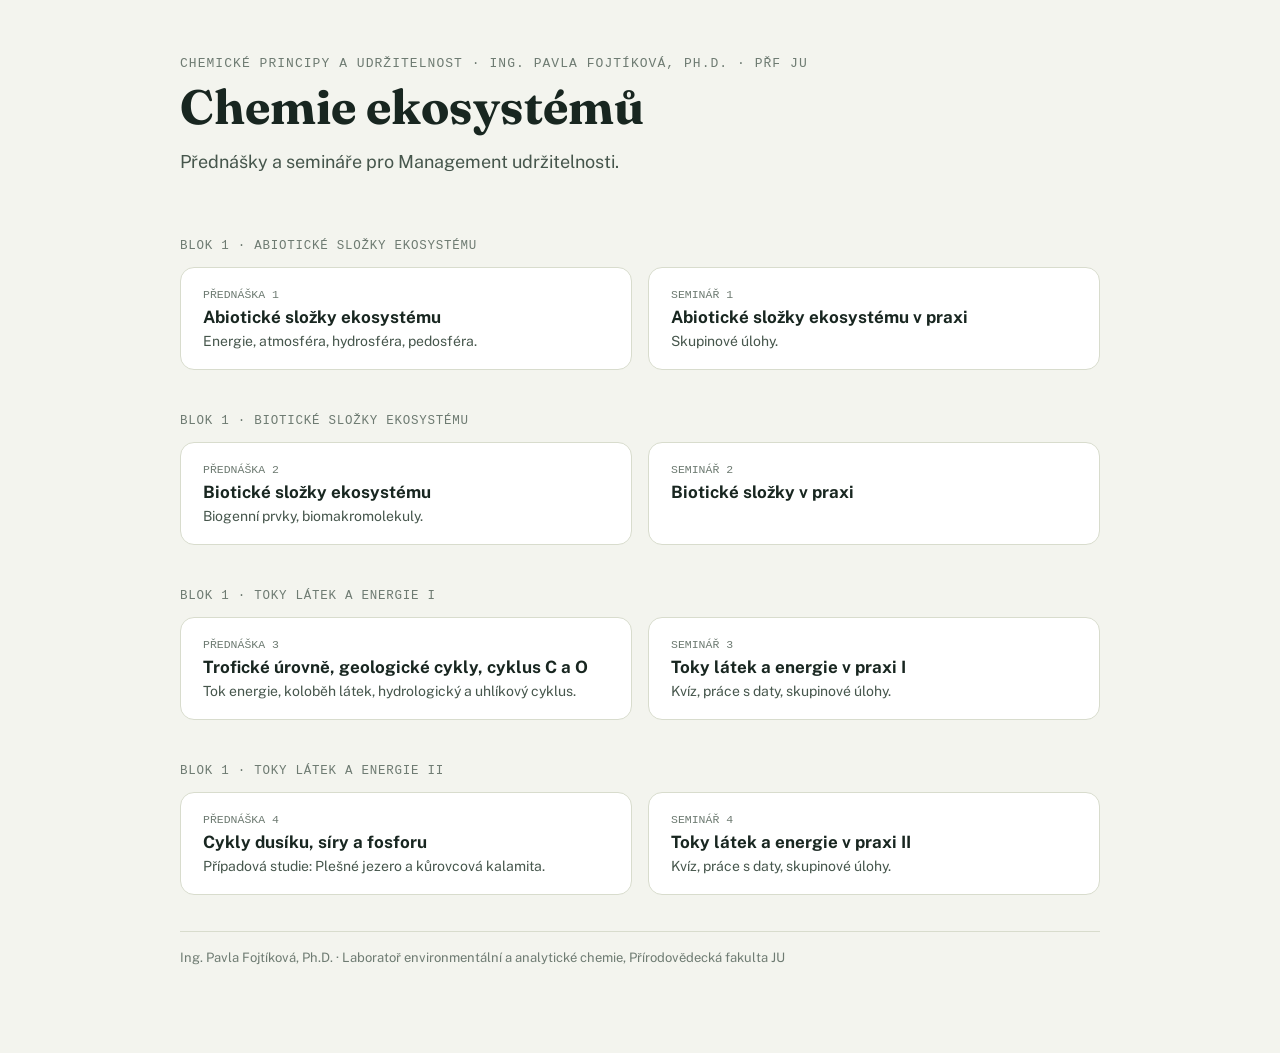
<file: index.html>
<!doctype html>
<html lang="cs">
<head>
<meta charset="utf-8">
<meta name="viewport" content="width=device-width, initial-scale=1.0">
<title>Chemie ekosystémů — studijní materiály</title>
<meta name="description" content="Slide decky k přednáškám a seminářům kurzu Chemické principy a udržitelnost, Sustainability Management.">
<link rel="preconnect" href="https://fonts.googleapis.com">
<link rel="stylesheet" href="https://fonts.googleapis.com/css2?family=Fraunces:opsz,wght@9..144,500;9..144,600;9..144,700&family=Public+Sans:wght@400;500;600;700&display=swap">
<style>
  :root{
    --bg:#F3F4EE; --surface:#FFFFFF; --surface-2:#EAEDE2; --ink:#182620; --ink-soft:#46564C; --ink-muted:#6E7B72;
    --primary:#2F5D50; --primary-strong:#1B3931; --accent:#B96A2C; --line:#D8DCCD;
    --font-display:'Fraunces',Georgia,serif; --font-body:'Public Sans',-apple-system,sans-serif;
  }
  *{box-sizing:border-box;}
  body{margin:0; background:var(--bg); color:var(--ink); font-family:var(--font-body); padding:56px 24px 80px;}
  .wrap{max-width:920px; margin:0 auto; display:flex; flex-direction:column; gap:36px;}
  .eyebrow{font-family:ui-monospace,monospace; font-size:13px; letter-spacing:.08em; text-transform:uppercase; color:var(--ink-muted);}
  h1{font-family:var(--font-display); font-size:clamp(32px,5vw,48px); margin:10px 0 0; line-height:1.1;}
  .lede{font-size:18px; color:var(--ink-soft); max-width:60ch; line-height:1.6; margin-top:14px;}
  h2{font-family:var(--font-display); font-size:22px; margin:0 0 4px;}
  .block-group{display:flex; flex-direction:column; gap:14px;}
  .block-title{font-family:ui-monospace,monospace; font-size:12.5px; text-transform:uppercase; letter-spacing:.06em; color:var(--ink-muted); margin-top:8px;}
  .cards{display:grid; grid-template-columns:repeat(auto-fit,minmax(240px,1fr)); gap:16px;}
  a.card{display:flex; flex-direction:column; gap:6px; text-decoration:none; color:inherit; background:var(--surface); border:1px solid var(--line); border-radius:14px; padding:20px 22px; transition:border-color .15s;}
  a.card:hover{border-color:var(--primary);}
  a.card.stub{opacity:.65; border-style:dashed; pointer-events:none;}
  .kind{font-family:ui-monospace,monospace; font-size:11.5px; text-transform:uppercase; color:var(--ink-muted);}
  .card h3{font-size:17px; margin:0;}
  .card p{font-size:14px; color:var(--ink-soft); margin:0;}
  .status{font-family:ui-monospace,monospace; font-size:11px; color:var(--accent);}
  footer{border-top:1px solid var(--line); padding-top:18px; font-size:13px; color:var(--ink-muted);}
</style>
</head>
<body>
<div class="wrap">
  <div>
    <div class="eyebrow">Chemické principy a udržitelnost · Ing. Pavla Fojtíková, Ph.D.  · PřF JU</div>
    <h1>Chemie ekosystémů</h1>
    <p class="lede">Přednášky a semináře pro Management udržitelnosti.</div>

  <div class="block-group">
    <div class="block-title">Blok 1 · Abiotické složky ekosystému</div>
    <div class="cards">
      <a class="card" href="prednaska-1.html">
        <div class="kind">Přednáška 1</div>
        <h3>Abiotické složky ekosystému</h3>
        <p>Energie, atmosféra, hydrosféra, pedosféra.</p>
      </a>
      <a class="card" href="seminar-1.html">
        <div class="kind">Seminář 1</div>
        <h3>Abiotické složky ekosystému v praxi</h3>
        <p>Skupinové úlohy.</p>
      </a>
    </div>
  </div>

  <div class="block-group">
    <div class="block-title">Blok 1 · Biotické složky ekosystému</div>
    <div class="cards">
      <a class="card" href="prednaska-2.html">
        <div class="kind">Přednáška 2</div>
        <h3>Biotické složky ekosystému</h3>
        <p>Biogenní prvky, biomakromolekuly.</p></a>
      <a class="card" href="seminar-2.html">
        <div class="kind">Seminář 2</div>
        <h3>Biotické složky v praxi</h3>
        <p></p>
      </a>
    </div>
  </div>

  <div class="block-group">
    <div class="block-title">Blok 1 · Toky látek a energie I</div>
    <div class="cards">
      <a class="card" href="prednaska-3.html">
        <div class="kind">Přednáška 3</div>
        <h3>Trofické úrovně, geologické cykly, cyklus C a O</h3>
        <p>Tok energie, koloběh látek, hydrologický a uhlíkový cyklus.</p>
      </a>
      <a class="card" href="seminar-3.html">
        <div class="kind">Seminář 3</div>
        <h3>Toky látek a energie v praxi I</h3>
        <p>Kvíz, práce s daty, skupinové úlohy.</p>
      </a>
    </div>
  </div>

  <div class="block-group">
    <div class="block-title">Blok 1 · Toky látek a energie II</div>
    <div class="cards">
      <a class="card" href="prednaska-4.html">
        <div class="kind">Přednáška 4</div>
        <h3>Cykly dusíku, síry a fosforu</h3>
        <p>Případová studie: Plešné jezero a kůrovcová kalamita.</p>
      </a>
      <a class="card" href="seminar-4.html">
        <div class="kind">Seminář 4</div>
        <h3>Toky látek a energie v praxi II</h3>
        <p>Kvíz, práce s daty, skupinové úlohy.</p>
      </a>
    </div>
  </div>

  <footer>Ing. Pavla Fojtíková, Ph.D. · Laboratoř environmentální a analytické chemie, Přírodovědecká fakulta JU</footer>
</div>
</body>
</html>
</file>
